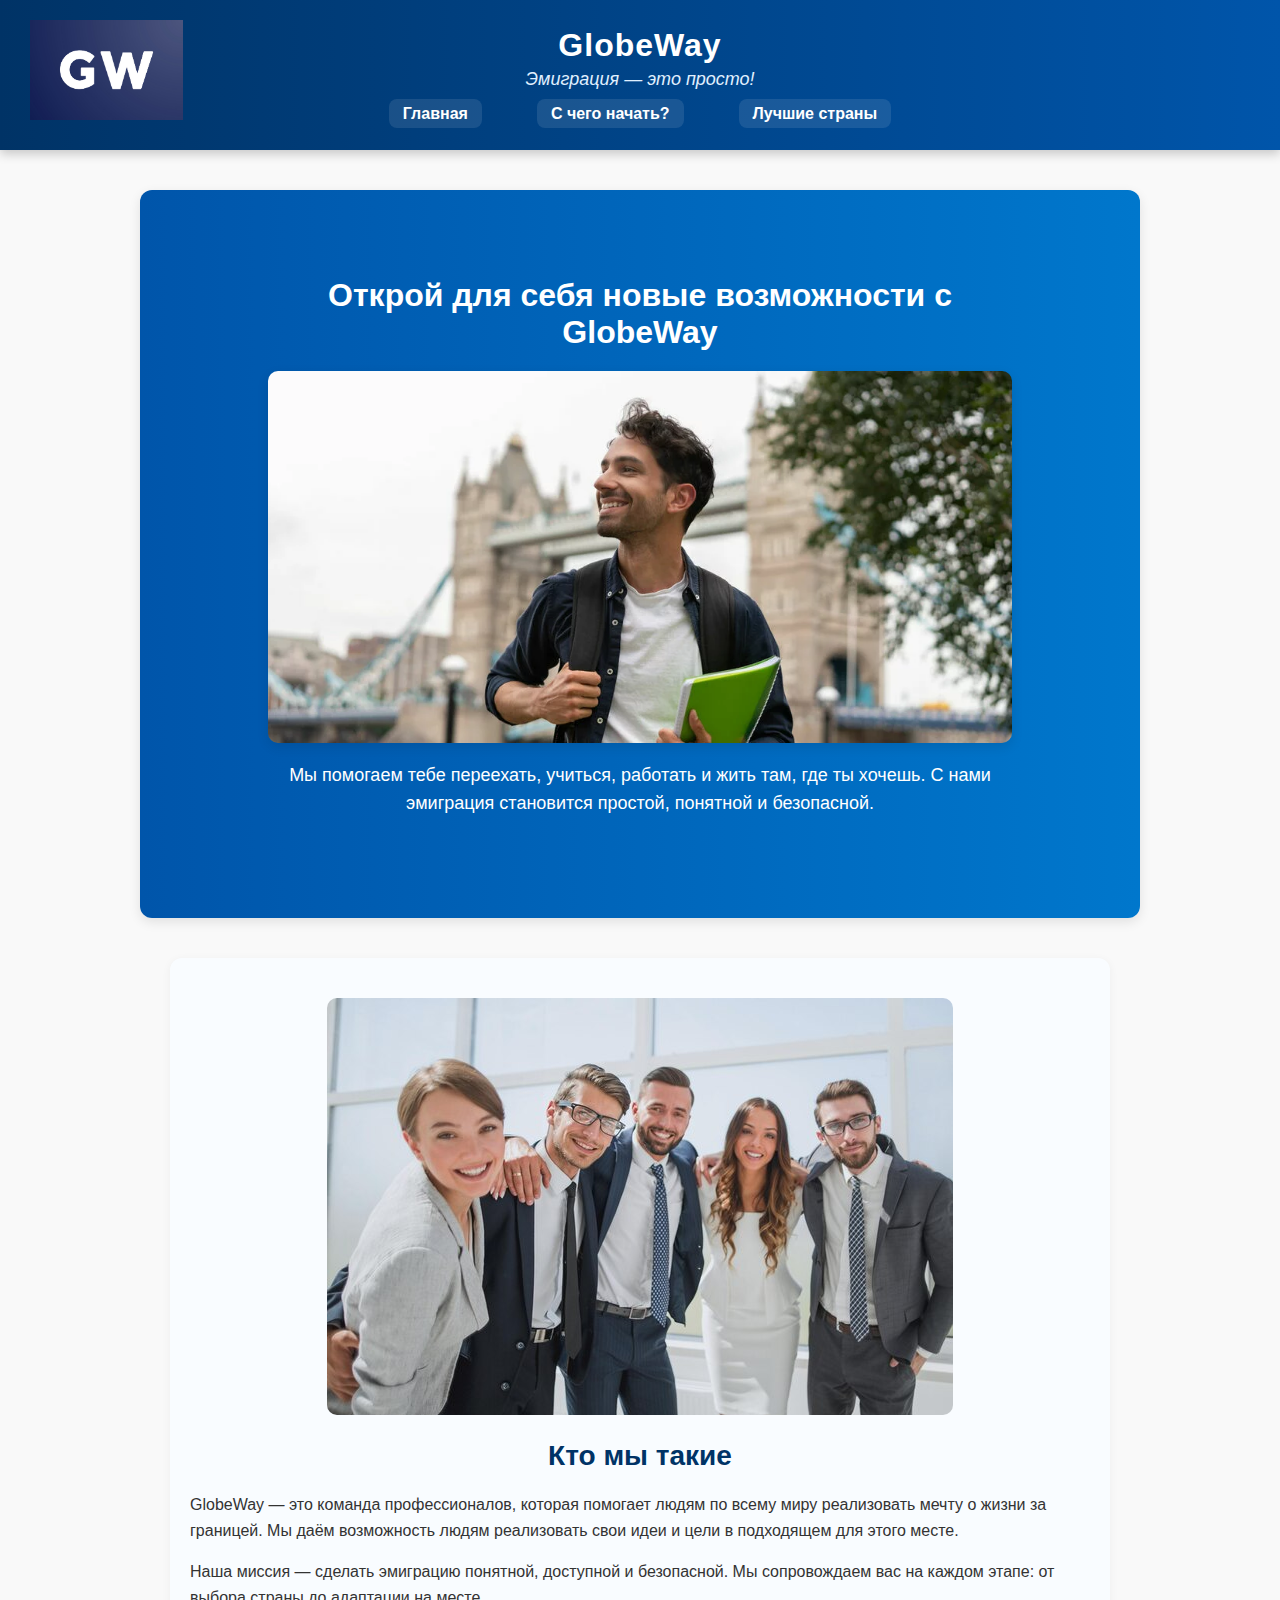
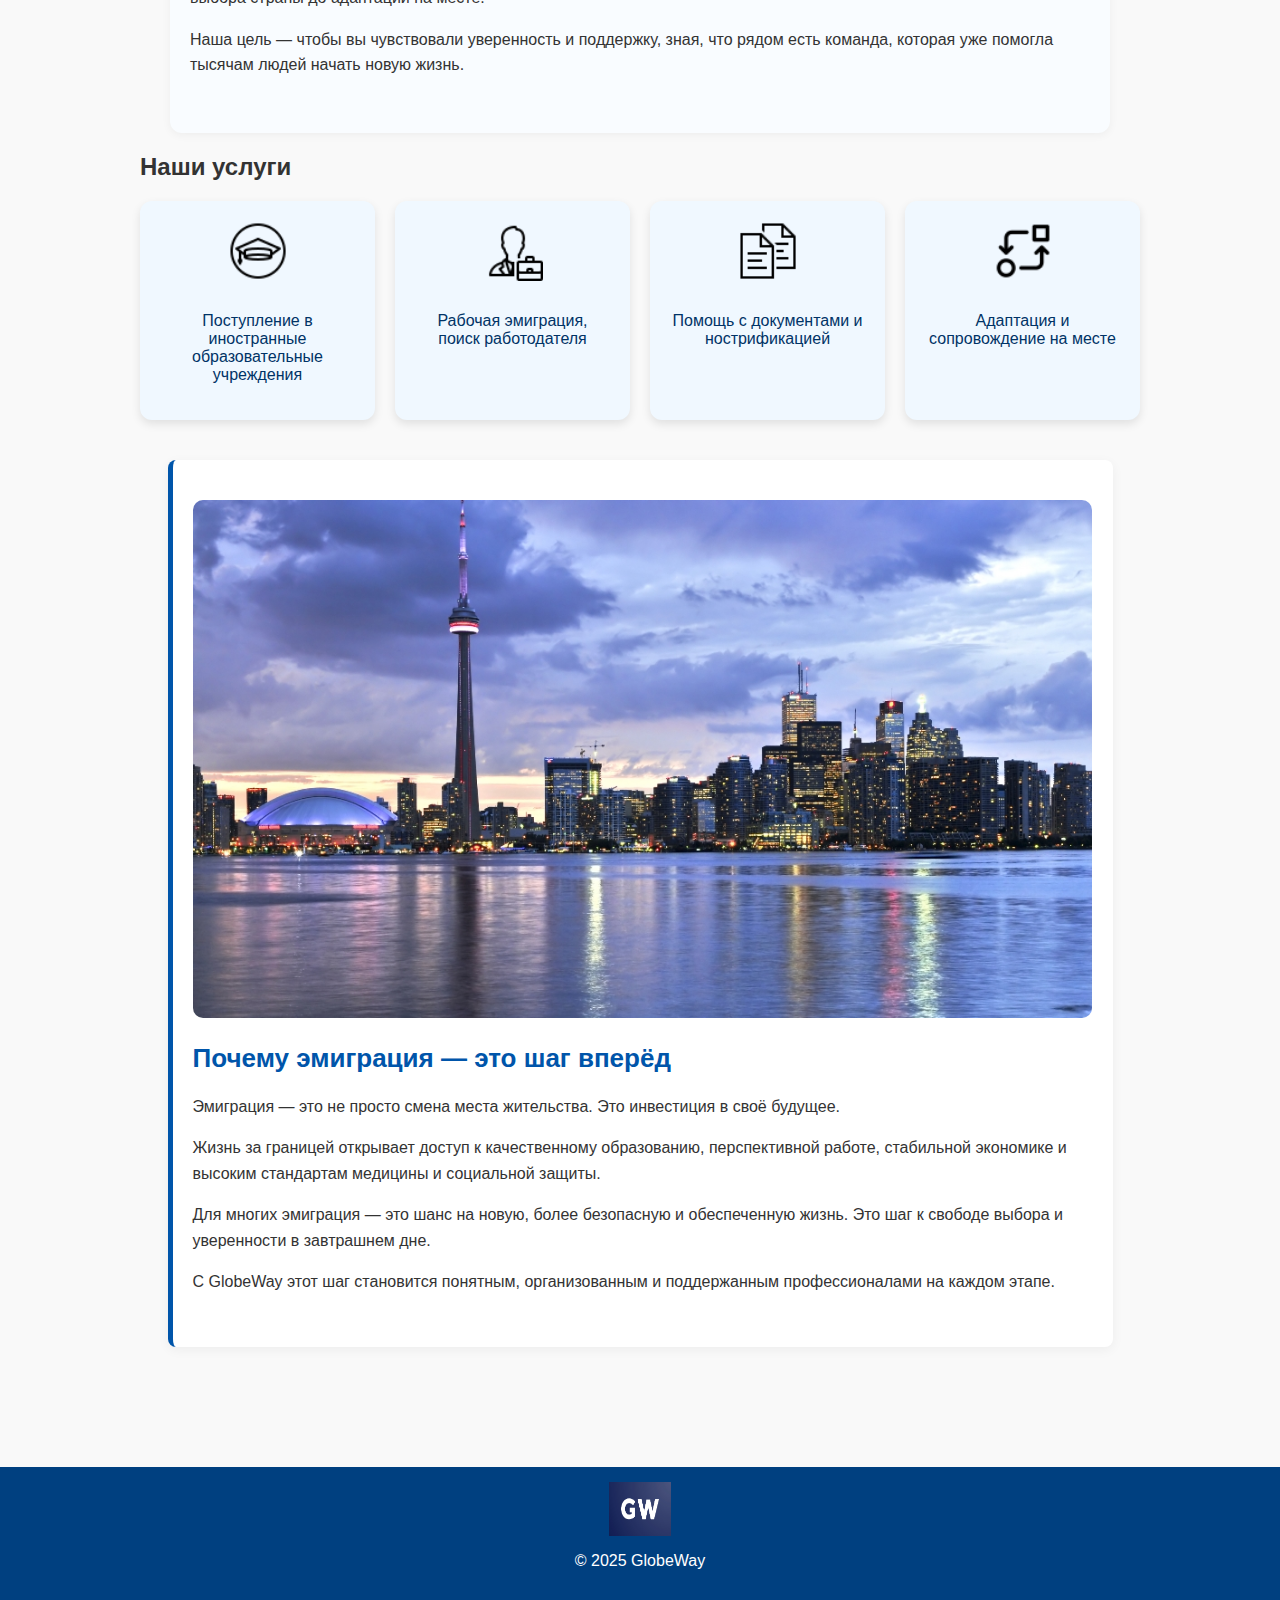
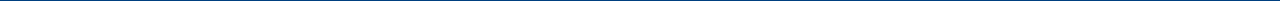
<file: GlobeWay/index.html>
<html>
<head>
<title>GlobeWay — Эмиграция легко</title>
<link rel="stylesheet" href="styles.css">
</head>
<body>
<header class="header">
<img src="images/logo.jpg" class="logo" alt="GlobeWay Logo">
<div class="header-content">
<h1 class="title">GlobeWay</h1>
<p class="tagline">Эмиграция — это просто!</p>
<nav class="nav">
<ul>
<li><a href="index.html">Главная</a></li>
<li><a href="how.html">С чего начать?</a></li>
<li><a href="countries.html">Лучшие страны</a></li>
</ul>
</nav>
</div>
</header>
<main>
<section class="hero">
<h2>Открой для себя новые возможности с GlobeWay</h2>
<img src="images/poc.png" alt="Мир возможностей" class="hero-image">  
<p>Мы помогаем тебе переехать, учиться, работать и жить там, где ты хочешь. С нами эмиграция становится простой, понятной и безопасной.</p>
</section>
<section class="about">
<img src="images/team.jpg" alt="Наша команда" class="section-image">  
<h2>Кто мы такие</h2>
<p>GlobeWay — это команда профессионалов, которая помогает людям по всему миру реализовать мечту о жизни за границей. Мы даём возможность людям реализовать свои идеи и цели в подходящем для этого месте.</p>
<p>Наша миссия — сделать эмиграцию понятной, доступной и безопасной. Мы сопровождаем вас на каждом этапе: от выбора страны до адаптации на месте.</p>
<p>Наша цель — чтобы вы чувствовали уверенность и поддержку, зная, что рядом есть команда, которая уже помогла тысячам людей начать новую жизнь.</p>
</section>
<section class="services">
<h2>Наши услуги</h2>
<div class="service-cards">
<div class="card">
<img src="images/education.png" alt="Образование">
<p>Поступление в иностранные образовательные учреждения</p>
</div>
<div class="card">
<img src="images/work.png" alt="Работа">
<p>Рабочая эмиграция, поиск работодателя</p>
</div>
<div class="card">
<img src="images/documents.png" alt="Документы">
<p>Помощь с документами и нострификацией</p>
</div>
<div class="card">
<img src="images/adaptation.png" alt="Адаптация">
<p>Адаптация и сопровождение на месте</p>
</div>
</div>
</section>
<section class="why">
<img src="images/emigration-benefits.jpg" alt="Преимущества эмиграции" class="section-image">  
<h2>Почему эмиграция — это шаг вперёд</h2>
<p>Эмиграция — это не просто смена места жительства. Это инвестиция в своё будущее.</p>
<p>Жизнь за границей открывает доступ к качественному образованию, перспективной работе, стабильной экономике и высоким стандартам медицины и социальной защиты.</p>
<p>Для многих эмиграция — это шанс на новую, более безопасную и обеспеченную жизнь. Это шаг к свободе выбора и уверенности в завтрашнем дне.</p>
<p>С GlobeWay этот шаг становится понятным, организованным и поддержанным профессионалами на каждом этапе.</p>
</section>
</main>
<footer>
<img src="images/logo.jpg" width="5%" height="6%">
<p>&copy; 2025 GlobeWay</p>
</footer>
</body>
</html>
</file>
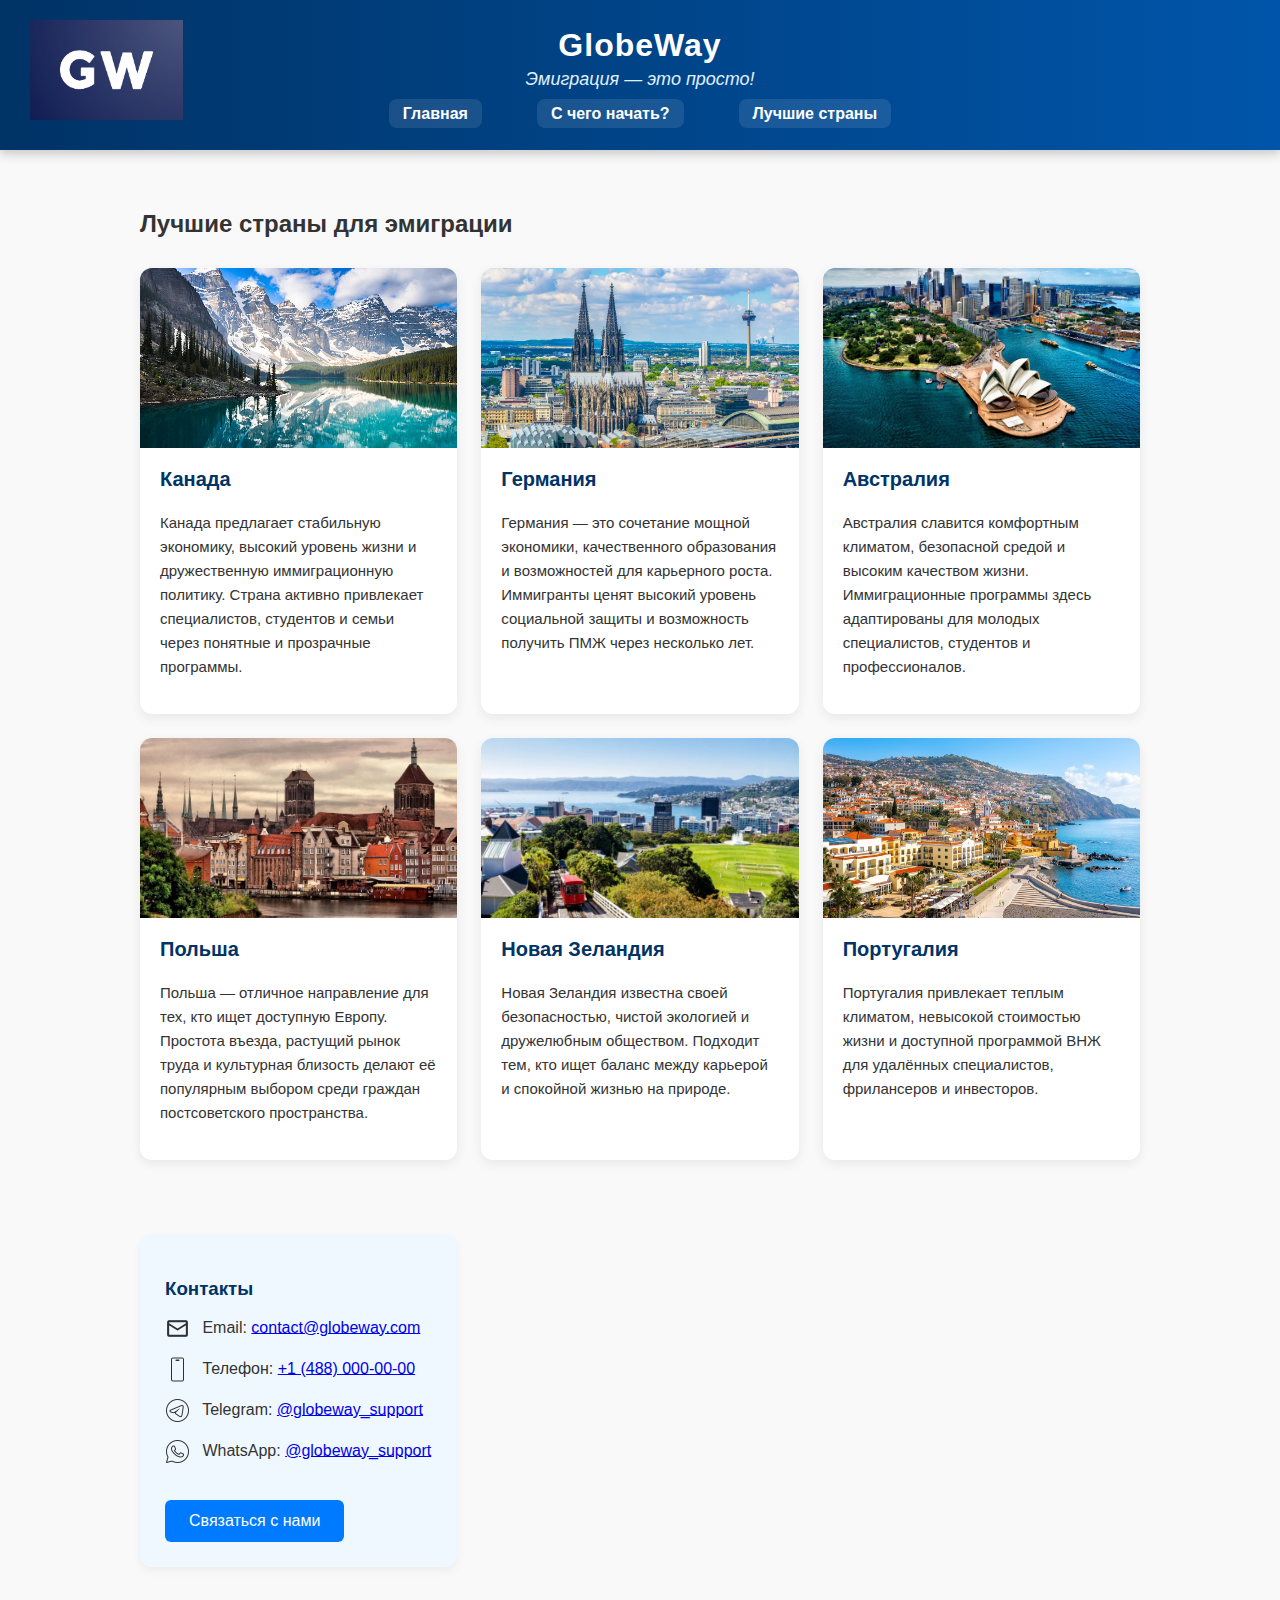
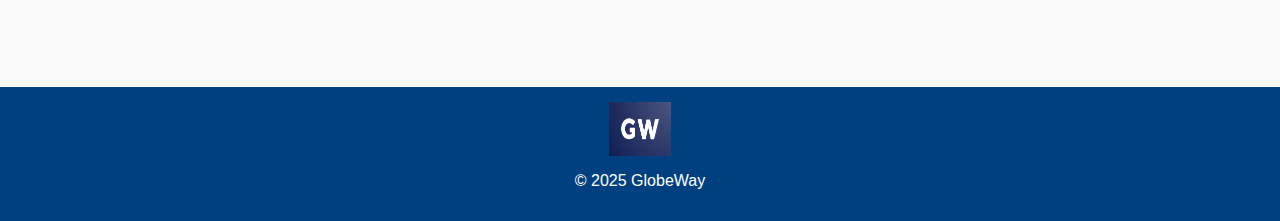
<file: GlobeWay/countries.html>
<html>
<head>
<title>Лучшие страны — GlobeWay</title>
<link rel="stylesheet" href="styles.css">
</head>
<body>
<header class="header">
<img src="images/logo.jpg" class="logo" alt="GlobeWay Logo">
<div class="header-content">
<h1 class="title">GlobeWay</h1>
<p class="tagline">Эмиграция — это просто!</p>
<nav class="nav">
<ul>
<li><a href="index.html">Главная</a></li>
<li><a href="how.html">С чего начать?</a></li>
<li><a href="countries.html">Лучшие страны</a></li>
</ul>
</nav>
</div>
</header>
<main>
<section class="countries">
<h2>Лучшие страны для эмиграции</h2>
<div class="country-cards">
<article class="country-card">
<img src="images/canada.jpg" alt="Канада">
<div class="card-content">
<h3>Канада</h3>
<p>Канада предлагает стабильную экономику, высокий уровень жизни и дружественную иммиграционную политику. Страна активно привлекает специалистов, студентов и семьи через понятные и прозрачные программы.</p>
</div>
</article>
<article class="country-card">
<img src="images/germany.jpg" alt="Германия">
<div class="card-content">
<h3>Германия</h3>
<p>Германия — это сочетание мощной экономики, качественного образования и возможностей для карьерного роста. Иммигранты ценят высокий уровень социальной защиты и возможность получить ПМЖ через несколько лет.</p>
</div>
</article>
<article class="country-card">
<img src="images/australia.jpg" alt="Австралия">
<div class="card-content">
<h3>Австралия</h3>
<p>Австралия славится комфортным климатом, безопасной средой и высоким качеством жизни. Иммиграционные программы здесь адаптированы для молодых специалистов, студентов и профессионалов.</p>
</div>
</article>
<article class="country-card">
<img src="images/poland.jpg" alt="Польша">
<div class="card-content">
<h3>Польша</h3>
<p>Польша — отличное направление для тех, кто ищет доступную Европу. Простота въезда, растущий рынок труда и культурная близость делают её популярным выбором среди граждан постсоветского пространства.</p>
</div>
</article>
<article class="country-card">
<img src="images/new-zealand.jpg" alt="Новая Зеландия">
<div class="card-content">
<h3>Новая Зеландия</h3>
<p>Новая Зеландия известна своей безопасностью, чистой экологией и дружелюбным обществом. Подходит тем, кто ищет баланс между карьерой и спокойной жизнью на природе.</p>
</div>
</article>
<article class="country-card">
<img src="images/portugal.jpg" alt="Португалия">
<div class="card-content">
<h3>Португалия</h3>
<p>Португалия привлекает теплым климатом, невысокой стоимостью жизни и доступной программой ВНЖ для удалённых специалистов, фрилансеров и инвесторов.</p>
</div>
</article>
<div class="contacts">
<h3>Контакты</h3>
<p>
<img src="images/email.png" alt="Email" class="contact-icon">
Email: <a href="mailto:contact@globeway.com">contact@globeway.com</a>
</p>
<p>
<img src="images/phone.png" alt="Телефон" class="contact-icon">
Телефон: <a href="tel:+14880000000">+1 (488) 000-00-00</a>
</p>
<p>
<img src="images/telegram.png" alt="Telegram" class="contact-icon">
Telegram: <a href="https://t.me/globeway_support" target="_blank">@globeway_support</a>
</p>
<p>
<img src="images/whatsapp.png" alt="WhatsApp" class="contact-icon">
WhatsApp: <a href="https://wa.me/14880000000" target="_blank">@globeway_support</a>
</p>
<a class="cta-button" href="mailto:contact@globeway.com">Связаться с нами</a>
</div>
</section>
</main>
<footer>
<img src="images/logo.jpg" width="5%" height="6%">
<p>&copy; 2025 GlobeWay</p>
</footer>
</body>
</html>
</file>
<file: GlobeWay/styles.css>
body {
  font-family: Arial, sans-serif;
  margin: 0;
  padding: 0;
  background-color: #f9f9f9;
  color: #333;
}

.header {
  position: relative;
  display: flex;
  align-items: center;
  justify-content: center; /* добавлено */
  height: 150px;
  background: linear-gradient(to right, #003366, #0055aa);
  color: white;
  padding: 0 30px; /* убран padding-left: 140px */
  box-shadow: 0 4px 10px rgba(0, 0, 0, 0.2);
  overflow: hidden;
  transition: background 0.4s ease;
}

.logo {
  position: absolute;
  left: 30px;
  top: 20px;
  height: 100px;
  object-fit: contain;
  transition: transform 0.3s ease;
}

.logo:hover {
  transform: scale(1.05);
}

.header-content {
  display: flex;
  flex-direction: column;
  align-items: center;
  justify-content: center;
  text-align: center;
  max-width: 800px;
}

.title {
  font-size: 32px;
  margin: 0;
  font-weight: bold;
  letter-spacing: 1px;
}

.tagline {
  margin: 5px 0 15px;
  font-size: 18px;
  color: #e0f0ff;
  font-style: italic;
}

.nav ul {
  list-style: none;
  padding: 0;
  margin: 0;
  display: flex;
  gap: 25px;
}

.nav a {
  text-decoration: none;
  color: white;
  padding: 6px 14px;
  border-radius: 8px;
  background-color: rgba(255, 255, 255, 0.1);
  transition: background 0.3s, transform 0.2s;
}

.nav a:hover {
  background-color: rgba(255, 255, 255, 0.25);
  transform: translateY(-2px);
}

nav ul li {
  margin: 0 15px;
}

nav ul li a {
  color: white;
  text-decoration: none;
  font-weight: bold;
}

main {
  padding: 40px;
  max-width: 1000px;
  margin: 0 auto;
}

section {
  margin-bottom: 40px;
}

.hero-image {
  max-width: 100%;
  height: auto;
  margin-top: 30px;
  border-radius: 10px;
  box-shadow: 0 4px 12px rgba(0, 0, 0, 0.1);
}

.cta-button {
  display: inline-block;
  padding: 12px 24px;
  background-color: #007bff;
  color: white;
  text-decoration: none;
  border-radius: 6px;
  margin-top: 20px;
}

footer {
  background-color: #004080;
  color: white;
  text-align: center;
  padding: 15px;
  margin-top: 40px;
}

.service-cards {
  display: grid;
  grid-template-columns: repeat(auto-fit, minmax(220px, 1fr));
  gap: 20px;
  margin-top: 20px;
}

.card {
  background-color: #f0f8ff;
  border-radius: 12px;
  padding: 20px;
  text-align: center;
  box-shadow: 0 4px 10px rgba(0, 0, 0, 0.1);
  transition: transform 0.3s ease;
}

.card:hover {
  transform: translateY(-5px);
}

.card img {
  width: 60px;
  height: 60px;
  margin-bottom: 15px;
}

.card p {
  font-size: 16px;
  color: #003366;
}

.hero {
  background: linear-gradient(to right, #0055aa, #0077cc);
  color: white;
  padding: 60px 10vw; 
  text-align: center;
  border-radius: 12px;
  margin-bottom: 40px;
  box-shadow: 0 4px 12px rgba(0, 0, 0, 0.1);
}

.hero h2 {
  font-size: 32px;
  margin-bottom: 20px;
}

.hero p {
  font-size: 18px;
  margin-bottom: 40px;
  line-height: 1.6;
  max-width: 900px;
  margin-left: auto;
  margin-right: auto;
}

.hero-image {
  max-width: 100%;
  height: auto;
  margin-top: 0;
  border-radius: 10px;
  box-shadow: 0 4px 12px rgba(0, 0, 0, 0.1);
}

.about {
  padding: 40px 20px;
  max-width: 900px;
  margin: 0 auto;
  background-color: #f9fcff;
  border-radius: 12px;
  box-shadow: 0 2px 10px rgba(0, 0, 0, 0.05);
}

.about h2 {
  font-size: 28px;
  margin-bottom: 20px;
  color: #003366;
  text-align: center;
}

.about p {
  font-size: 16px;
  line-height: 1.6;
  margin-bottom: 15px;
}

.why {
  padding: 40px 20px;
  background-color: #ffffff;
  max-width: 900px;
  margin: 40px auto;
  border-left: 5px solid #0055aa;
  border-radius: 8px;
  box-shadow: 0 3px 12px rgba(0, 0, 0, 0.05);
}

.why h2 {
  font-size: 26px;
  margin-bottom: 20px;
  color: #0055aa;
}

.why p {
  font-size: 16px;
  margin-bottom: 12px;
  line-height: 1.6;
}

.section-image {
  display: block;
  max-width: 100%;
  margin: 0 auto 25px;
  border-radius: 10px;
}

.section-image {
  display: block;
  max-width: 100%;
  margin: 0 auto 25px;
  border-radius: 10px;
}

.start-section {
  padding: 1px 10vw;
  background-color: #f8fbff;
}

.start-intro {
  display: flex;
  flex-wrap: wrap;
  gap: 40px;
  align-items: center;
  justify-content: space-between;
  margin-bottom: 60px;
}

.start-text {
  flex: 1 1 400px;
}

.start-text h2 {
  font-size: 28px;
  color: #003366;
  margin-bottom: 20px;
}

.start-text p {
  font-size: 18px;
  color: #333;
  line-height: 1.6;
}

.start-video {
  flex: 1 1 400px;
  text-align: center;
}

.start-video video {
  max-width: 100%;
  border-radius: 10px;
  box-shadow: 0 4px 14px rgba(0, 0, 0, 0.1);
}

.start-checklist h3 {
  font-size: 24px;
  color: #002b5c;
  margin-bottom: 30px;
  text-align: center;
}

.checklist-grid {
  display: flex;
  gap: 30px;
  flex-wrap: wrap;
  justify-content: center;
}

.check-item {
  background-color: #ffffff;
  border-radius: 12px;
  padding: 25px 20px;
  flex: 1 1 250px;
  max-width: 280px;
  box-shadow: 0 4px 12px rgba(0, 0, 0, 0.06);
  text-align: center;
  transition: transform 0.2s;
}

.check-item:hover {
  transform: translateY(-5px);
}

.check-item img {
  width: 60px;
  height: 60px;
  margin-bottom: 15px;
}

.check-item h4 {
  font-size: 18px;
  color: #004080;
  margin-bottom: 10px;
}

.check-item p {
  font-size: 15px;
  color: #333;
}

.start-checklist {
  width: 100%;
  max-width: 100%;
}

.country-cards {
  display: grid;
  grid-template-columns: repeat(auto-fit, minmax(260px, 1fr));
  gap: 24px;
  margin-top: 30px;
}

.country-card {
  background-color: #ffffff;
  border-radius: 12px;
  overflow: hidden;
  box-shadow: 0 4px 12px rgba(0, 0, 0, 0.07);
  transition: transform 0.3s ease;
  display: flex;
  flex-direction: column;
}

.country-card:hover {
  transform: translateY(-5px);
}

.country-card img {
  width: 100%;
  height: 180px;
  object-fit: cover;
}

.country-card .card-content {
  padding: 20px;
}

.country-card h3 {
  font-size: 20px;
  margin-top: 0;
  color: #003366;
}

.country-card p {
  font-size: 15px;
  line-height: 1.6;
  color: #333;
}

.contacts {
  margin-top: 50px;
  background-color: #f0f8ff;
  padding: 25px;
  border-radius: 12px;
  box-shadow: 0 4px 10px rgba(0, 0, 0, 0.05);
}

.contacts h3 {
  color: #003366;
  margin-bottom: 10px;
}

.contact-icon {
  width: 25px;
  height: 25px;
  vertical-align: middle;
  margin-right: 8px;
  opacity: 0.8;
}
</file>
